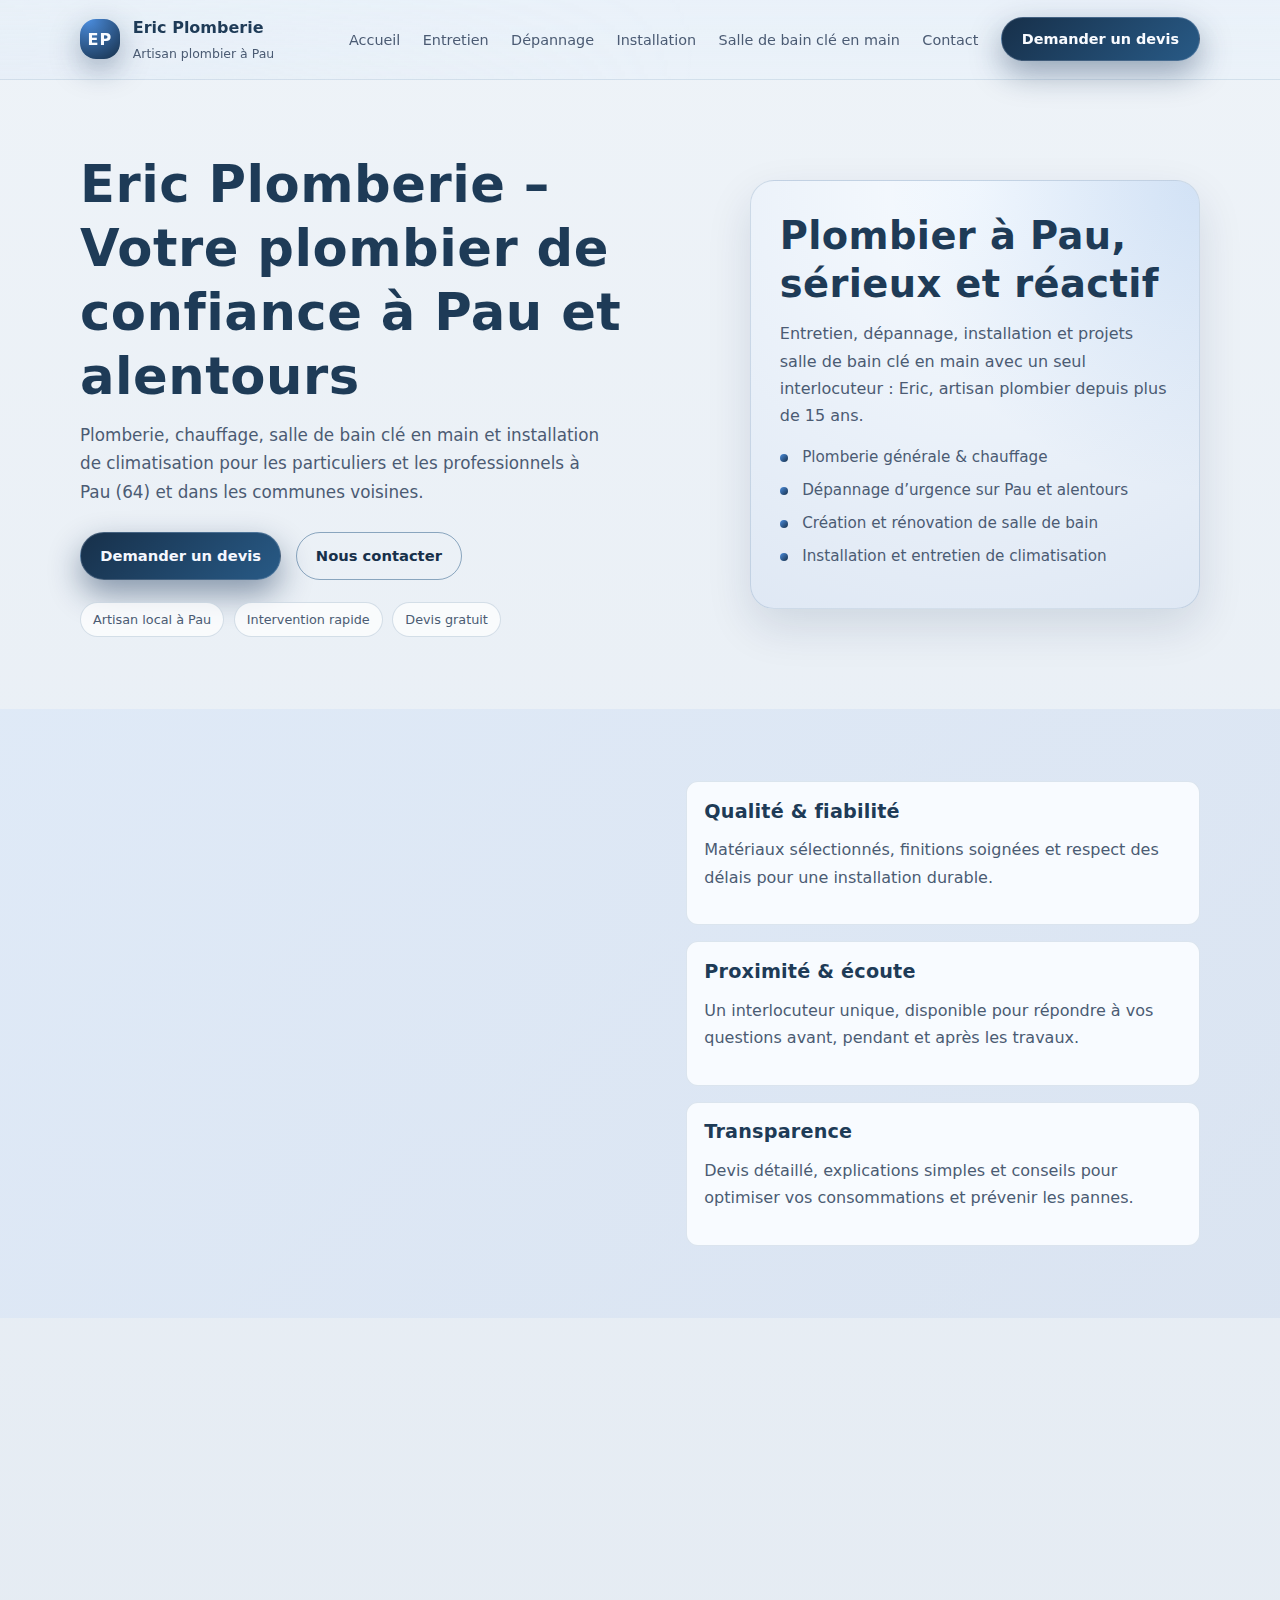
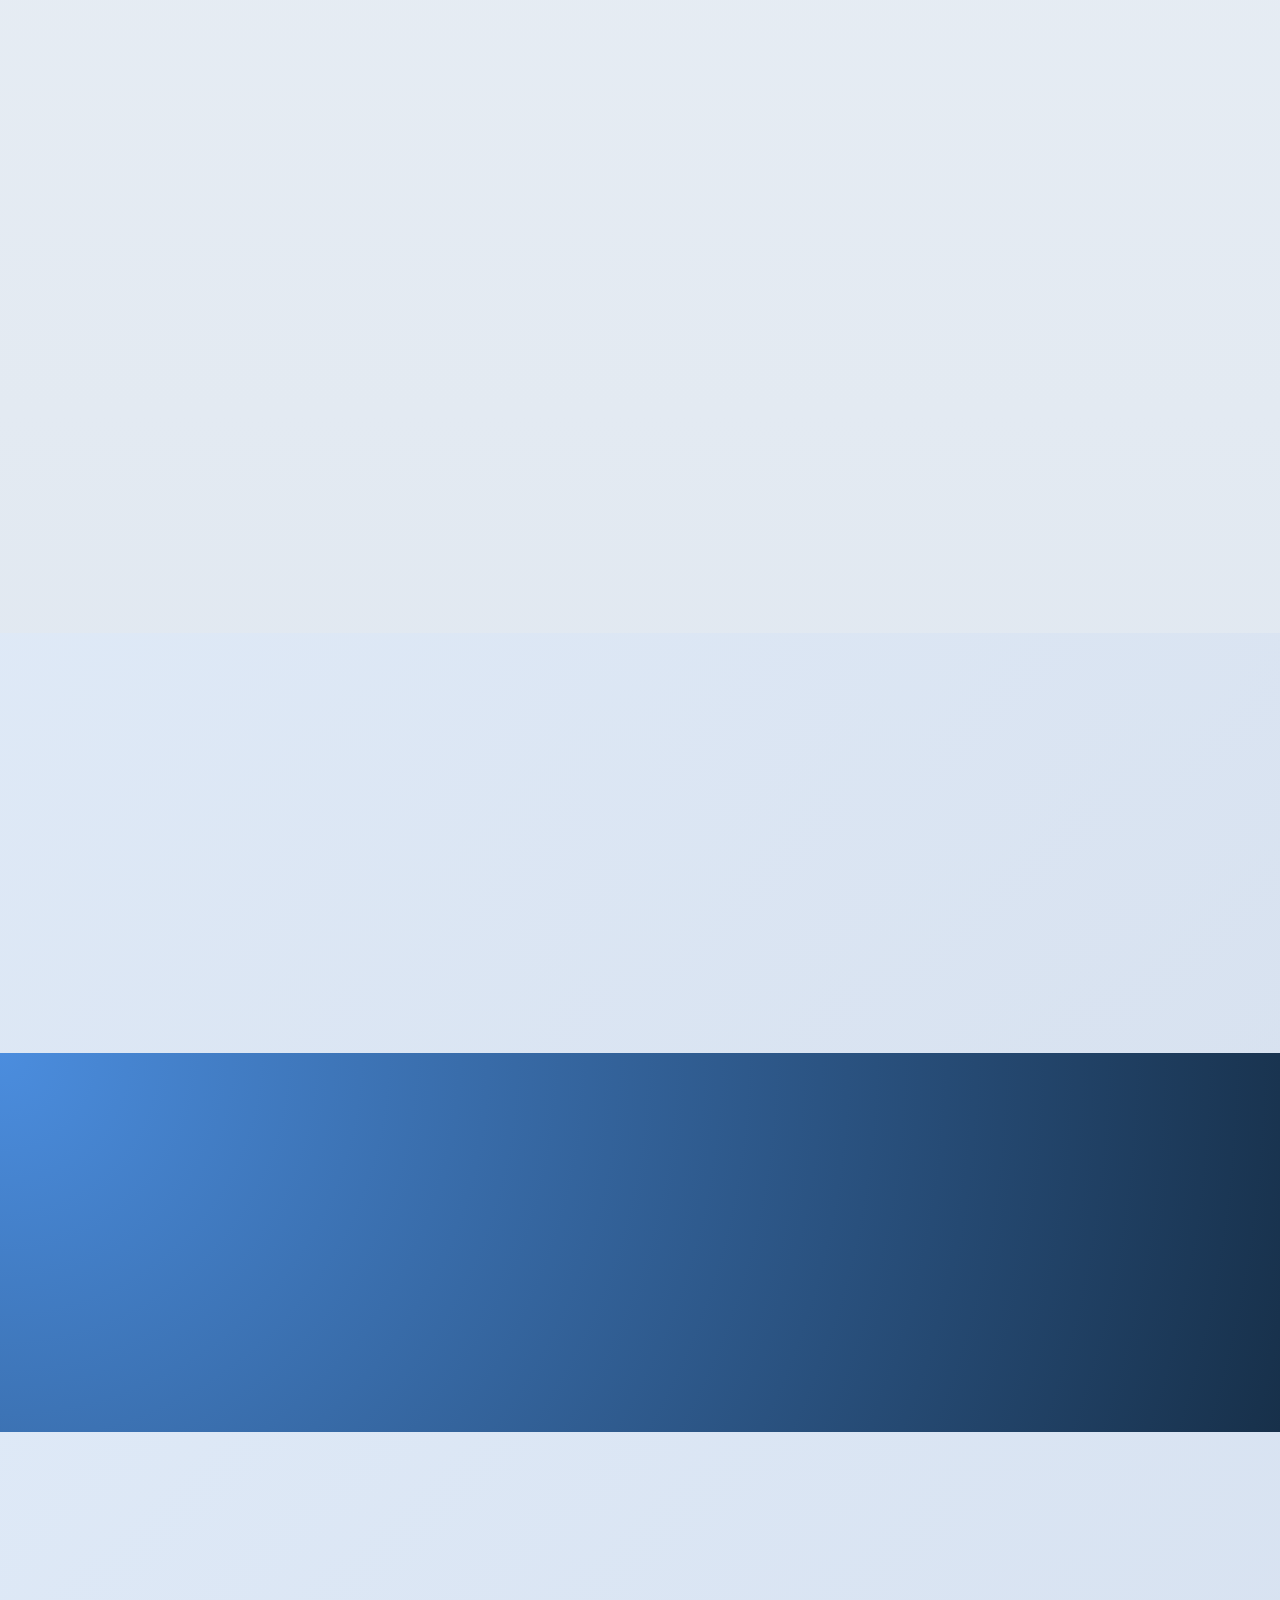
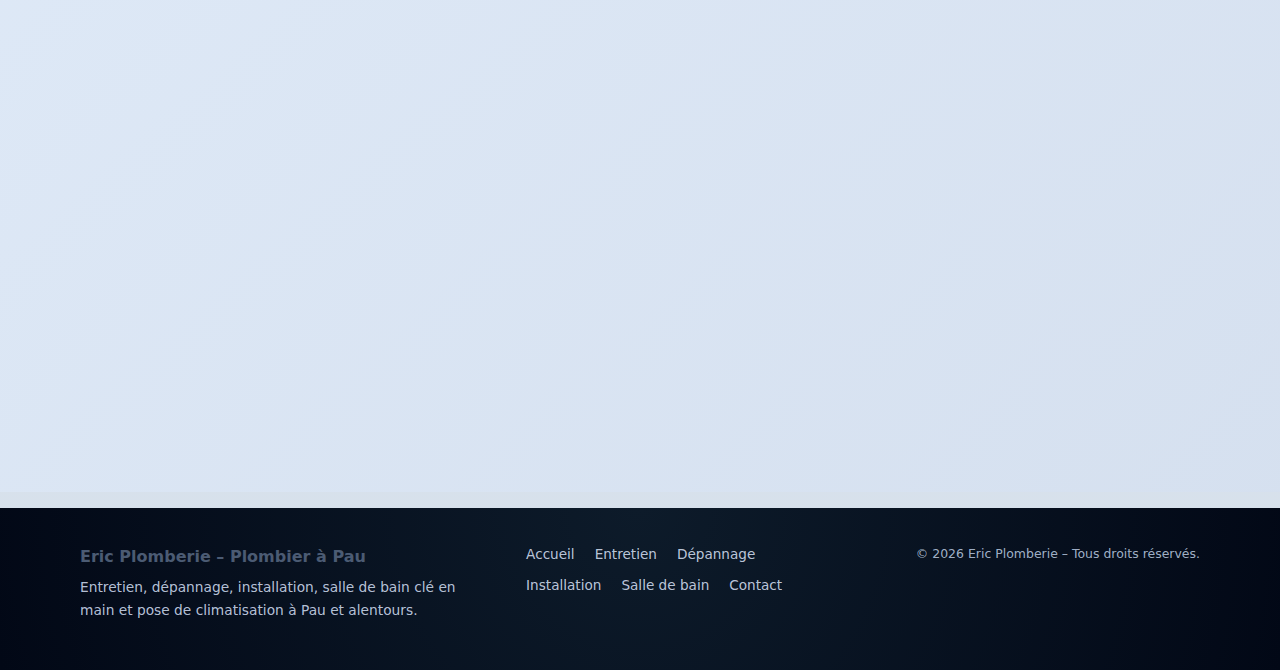
<file: index.html>
<!DOCTYPE html>
<html lang="fr">
  <head>
    <meta charset="UTF-8" />
    <meta
      name="viewport"
      content="width=device-width, initial-scale=1.0"
    />
    <title>Eric Plomberie ! | Plombier à Pau et alentours</title>
    <meta
      name="description"
      content="Eric Plomberie, artisan plombier à Pau et alentours : entretien, dépannage, installation, salle de bain clé en main et pose de climatisation. Devis gratuit et intervention rapide."
    />
    <meta
      name="keywords"
      content="plombier Pau, dépannage plomberie Pau, salle de bain clé en main Pau, installation clim Pau, chauffage Pau, ballon d'eau chaude Pau"
    />
    <link rel="stylesheet" href="./styles.css" />
  </head>
  <body>
    <header class="site-header">
      <div class="container header-content">
        <div class="logo-block">
          <div class="logo-mark">EP</div>
          <div class="logo-text">
            <span class="logo-title">Eric Plomberie</span>
            <span class="logo-subtitle">Artisan plombier à Pau</span>
          </div>
        </div>
        <nav class="main-nav">
          <button class="nav-toggle" aria-label="Ouvrir le menu">
            <span></span>
            <span></span>
          </button>
          <ul class="nav-links">
            <li><a href="#accueil">Accueil</a></li>
            <li><a href="entretien.html">Entretien</a></li>
            <li><a href="depannage.html">Dépannage</a></li>
            <li><a href="installation.html">Installation</a></li>
            <li><a href="salle-de-bain.html">Salle de bain clé en main</a></li>
            <li><a href="#contact">Contact</a></li>
          </ul>
          <a class="nav-cta" href="#contact">Demander un devis</a>
        </nav>
      </div>
    </header>

    <main>
      <!-- HERO / ACCUEIL -->
      <section id="accueil" class="hero section">
        <div class="container hero-grid">
          <div class="hero-text reveal">
            <h1>
              Eric Plomberie – Votre plombier de confiance à Pau et alentours
            </h1>
            <p class="hero-subtitle">
              Plomberie, chauffage, salle de bain clé en main et installation de
              climatisation pour les particuliers et les professionnels à Pau
              (64) et dans les communes voisines.
            </p>
            <div class="hero-cta-group">
              <a href="#contact" class="btn btn-primary">
                Demander un devis
              </a>
              <a href="tel:+33600000000" class="btn btn-outline">
                Nous contacter
              </a>
            </div>
            <div class="hero-badges">
              <span>Artisan local à Pau</span>
              <span>Intervention rapide</span>
              <span>Devis gratuit</span>
            </div>
          </div>
          <div class="hero-visual reveal">
            <div class="hero-card">
              <h2>Plombier à Pau, sérieux et réactif</h2>
              <p>
                Entretien, dépannage, installation et projets salle de bain clé
                en main avec un seul interlocuteur : Eric, artisan plombier
                depuis plus de 15 ans.
              </p>
              <ul class="hero-list">
                <li>Plomberie générale & chauffage</li>
                <li>Dépannage d’urgence sur Pau et alentours</li>
                <li>Création et rénovation de salle de bain</li>
                <li>Installation et entretien de climatisation</li>
              </ul>
            </div>
          </div>
        </div>
      </section>

      <!-- PRESENTATION / HISTOIRE -->
      <section class="section section-alt">
        <div class="container grid-2">
          <div class="reveal">
            <h2>Un artisan plombier de proximité à Pau</h2>
            <p>
              Derrière Eric Plomberie, il y a Eric, artisan plombier-chauffagiste
              établi à Pau. Après plusieurs années d’expérience en entreprise, il
              a choisi de créer sa propre structure pour proposer un service
              sérieux, humain et transparent.
            </p>
            <p>
              Chaque intervention est réalisée avec soin, comme si c’était pour
              sa propre maison : diagnostic clair, conseils adaptés, devis
              précis, sans mauvaise surprise.
            </p>
          </div>
          <div class="presentation-highlights reveal">
            <div class="highlight-card">
              <h3>Qualité & fiabilité</h3>
              <p>
                Matériaux sélectionnés, finitions soignées et respect des délais
                pour une installation durable.
              </p>
            </div>
            <div class="highlight-card">
              <h3>Proximité & écoute</h3>
              <p>
                Un interlocuteur unique, disponible pour répondre à vos
                questions avant, pendant et après les travaux.
              </p>
            </div>
            <div class="highlight-card">
              <h3>Transparence</h3>
              <p>
                Devis détaillé, explications simples et conseils pour optimiser
                vos consommations et prévenir les pannes.
              </p>
            </div>
          </div>
        </div>
      </section>

      <!-- SERVICES PRINCIPAUX -->
      <section class="section" aria-labelledby="services-title">
        <div class="container">
          <header class="section-header reveal">
            <h2 id="services-title">Les services d’Eric Plomberie</h2>
            <p>
              Un accompagnement complet en plomberie, chauffage, salle de bain et
              climatisation à Pau et alentours.
            </p>
          </header>
          <div class="services-grid">
            <article class="service-card reveal">
              <h3>Entretien</h3>
              <p>
                Entretien régulier de votre installation pour prévenir les
                fuites, pannes et surconsommations d’énergie.
              </p>
              <a href="entretien.html" class="service-link">Découvrir l’entretien</a>
            </article>
            <article class="service-card reveal">
              <h3>Dépannage</h3>
              <p>
                Intervention rapide en cas de fuite d’eau, canalisation bouchée,
                panne de chauffe-eau ou de chauffage.
              </p>
              <a href="depannage.html" class="service-link">Voir le dépannage</a>
            </article>
            <article class="service-card reveal">
              <h3>Installation</h3>
              <p>
                Création ou rénovation complète de votre réseau de plomberie,
                chauffage, ballon d’eau chaude et climatisation.
              </p>
              <a href="installation.html" class="service-link">
                En savoir plus sur l’installation
              </a>
            </article>
            <article class="service-card reveal">
              <h3>Salle de bain clé en main</h3>
              <p>
                Projet salle de bain de A à Z : conception, travaux, coordination
                des corps de métier, finitions haut de gamme.
              </p>
              <a href="salle-de-bain.html" class="service-link">
                Salle de bain clé en main
              </a>
            </article>
            <article class="service-card reveal">
              <h3>Climatisation</h3>
              <p>
                Pose, remplacement et entretien de climatisations pour un confort
                optimal été comme hiver.
              </p>
              <a href="#installation" class="service-link">
                Voir la pose de clim
              </a>
            </article>
          </div>
        </div>
      </section>

      <!-- ZONE D’INTERVENTION -->
      <section class="section section-alt">
        <div class="container zone-grid">
          <div class="reveal">
            <h2>Zone d’intervention autour de Pau</h2>
            <p>
              Eric intervient principalement à Pau et dans les communes
              avoisinantes : Billère, Jurançon, Lons, Bizanos, Lescar, Gelos et
              l’ensemble de l’agglomération paloise.
            </p>
            <p>
              Cette proximité permet des interventions rapides en dépannage et un
              suivi sérieux de vos chantiers d’installation ou de rénovation.
            </p>
          </div>
          <div class="zone-card reveal">
            <h3>Un plombier vraiment local</h3>
            <ul>
              <li>Basé à Pau (64)</li>
              <li>Interventions rapides en dépannage</li>
              <li>Suivi personnalisé des projets</li>
            </ul>
            <a href="#contact" class="btn btn-secondary">
              Planifier une intervention
            </a>
          </div>
        </div>
      </section>

      <!-- CTA GLOBAL -->
      <section class="section cta-section">
        <div class="container cta-inner reveal">
          <div>
            <h2>Besoin d’un plombier à Pau&nbsp;?</h2>
            <p>
              Un projet de salle de bain clé en main, une fuite, une installation
              de clim ou un entretien annuel à prévoir&nbsp;? Parlez-en
              directement avec Eric.
            </p>
          </div>
          <div class="cta-actions">
            <a href="tel:+33600000000" class="btn btn-primary">
              Appeler maintenant
            </a>
            <a href="#contact" class="btn btn-outline">
              Demander votre devis gratuit
            </a>
          </div>
        </div>
      </section>

      <!-- ONGLET : CONTACT -->
      <section id="contact" class="section contact-section">
        <div class="container contact-grid">
          <div class="contact-info reveal">
            <h2>Contact & devis gratuit</h2>
            <p>
              Expliquez votre besoin (dépannage, entretien, installation ou salle
              de bain clé en main) et Eric vous recontactera rapidement pour
              échanger sur votre projet.
            </p>
            <div class="contact-details">
              <p><strong>Téléphone :</strong> <a href="tel:+33600000000">06 00 00 00 00</a></p>
              <p><strong>Email :</strong> <a href="mailto:contact@eric-plomberie.fr">contact@eric-plomberie.fr</a></p>
              <p><strong>Zone d’intervention :</strong> Pau et communes alentours (Billère, Jurançon, Lons, Lescar, Bizanos, Gelos…)</p>
            </div>
          </div>
          <div class="contact-form-wrapper reveal">
            <form class="contact-form" action="#" method="post">
              <div class="form-row">
                <label for="name">Nom</label>
                <input
                  type="text"
                  id="name"
                  name="name"
                  placeholder="Votre nom"
                  required
                />
              </div>
              <div class="form-row">
                <label for="phone">Téléphone</label>
                <input
                  type="tel"
                  id="phone"
                  name="phone"
                  placeholder="Votre numéro de téléphone"
                  required
                />
              </div>
              <div class="form-row">
                <label for="email">Email</label>
                <input
                  type="email"
                  id="email"
                  name="email"
                  placeholder="Votre adresse email"
                />
              </div>
              <div class="form-row">
                <label for="message">Message</label>
                <textarea
                  id="message"
                  name="message"
                  rows="4"
                  placeholder="Expliquez votre besoin : entretien, dépannage, installation, salle de bain clé en main..."
                  required
                ></textarea>
              </div>
              <button type="submit" class="btn btn-primary btn-full">
                Demandez votre devis gratuit
              </button>
              <p class="form-note">
                Les informations transmises restent strictement confidentielles.
              </p>
            </form>
          </div>
        </div>
      </section>
    </main>

    <footer class="site-footer">
      <div class="container footer-grid">
        <div>
          <p class="footer-brand">Eric Plomberie – Plombier à Pau</p>
          <p class="footer-text">
            Entretien, dépannage, installation, salle de bain clé en main et pose
            de climatisation à Pau et alentours.
          </p>
        </div>
        <div class="footer-links">
          <a href="#accueil">Accueil</a>
          <a href="entretien.html">Entretien</a>
          <a href="depannage.html">Dépannage</a>
          <a href="installation.html">Installation</a>
          <a href="salle-de-bain.html">Salle de bain</a>
          <a href="#contact">Contact</a>
        </div>
        <div class="footer-meta">
          <p>© <span id="year"></span> Eric Plomberie – Tous droits réservés.</p>
        </div>
      </div>
    </footer>

    <script src="./script.js"></script>
  </body>
</html>
</file>
<file: styles.css>
:root {
  --blue-soft-bg: #e9f1f9; /* bleu très clair / fond principal */
  --blue-secondary-bg: #d2dce8; /* bleu-gris clair */
  --blue-deep: #1e3b57; /* bleu froid profond (titres) */
  --blue-navy: #285a86; /* bleu nautique (éléments interactifs) */
  --blue-royal: #17304a; /* bleu roi foncé (footer, CTA forts) */
  --text-main: #0f172a;
  --text-muted: #4b5b73;
  --border-soft: rgba(24, 55, 92, 0.12);
  --shadow-soft: 0 18px 45px rgba(10, 35, 70, 0.12);
  --radius-lg: 18px;
  --radius-md: 12px;
  --radius-pill: 999px;
  --transition-fast: 180ms ease-out;
  --transition-soft: 260ms cubic-bezier(0.22, 0.61, 0.36, 1);
}

*,
*::before,
*::after {
  box-sizing: border-box;
}

html {
  scroll-behavior: smooth;
}

body {
  margin: 0;
  font-family: system-ui, -apple-system, BlinkMacSystemFont, "SF Pro Text",
    "Segoe UI", sans-serif;
  color: var(--text-main);
  background: linear-gradient(180deg, #eef3f8 0%, #e3eaf2 52%, #d6e0eb 100%);
  line-height: 1.7;
  -webkit-font-smoothing: antialiased;
}


img {
  max-width: 100%;
  display: block;
}

a {
  color: inherit;
  text-decoration: none;
}

p {
  margin: 0 0 1rem;
  color: var(--text-muted);
}

h1,
h2,
h3,
h4 {
  margin: 0 0 0.8rem;
  line-height: 1.25;
  color: var(--blue-deep);
  letter-spacing: 0.01em;
}

h1 {
  font-size: clamp(2.4rem, 3vw + 1.5rem, 3.2rem);
  font-weight: 750;
}

h2 {
  font-size: clamp(1.9rem, 1.5vw + 1.2rem, 2.4rem);
  font-weight: 720;
}

h3 {
  font-size: 1.2rem;
  font-weight: 650;
}

.container {
  width: min(1120px, 100% - 2.5rem);
  margin: 0 auto;
}

.section {
  padding: 4.5rem 0;
}

.section-alt {
  background: linear-gradient(
    135deg,
    rgba(222, 233, 247, 0.92),
    rgba(213, 224, 240, 0.7)
  );
}

.section-header {
  text-align: left;
  margin-bottom: 2.5rem;
  max-width: 640px;
}

.section-header p {
  max-width: 560px;
}

.grid-2,
.hero-grid,
.detail-grid,
.zone-grid,
.contact-grid,
.footer-grid {
  display: grid;
  gap: 2.5rem;
}

.grid-2 {
  grid-template-columns: minmax(0, 1.1fr) minmax(0, 1fr);
  align-items: center;
}

/* HEADER / NAV */

.site-header {
  position: sticky;
  top: 0;
  z-index: 20;
  backdrop-filter: blur(18px);
  background: linear-gradient(
      to bottom,
      rgba(233, 241, 249, 0.92),
      rgba(233, 241, 249, 0.78)
    ),
    radial-gradient(circle at top left, rgba(210, 220, 232, 0.6), transparent 55%);
  border-bottom: 1px solid rgba(40, 90, 134, 0.12);
}

.header-content {
  display: flex;
  align-items: center;
  justify-content: space-between;
  padding: 0.9rem 0;
  gap: 1.5rem;
}

.logo-block {
  display: flex;
  align-items: center;
  gap: 0.8rem;
}

.logo-mark {
  width: 40px;
  height: 40px;
  border-radius: 16px;
  background: radial-gradient(circle at 20% 0%, #4b8dde, #17304a);
  color: #f9fbff;
  font-weight: 750;
  letter-spacing: 0.08em;
  display: flex;
  align-items: center;
  justify-content: center;
  box-shadow: 0 10px 30px rgba(12, 41, 78, 0.35);
}

.logo-text {
  display: flex;
  flex-direction: column;
  gap: 0.1rem;
}

.logo-title {
  font-weight: 700;
  font-size: 1rem;
  color: var(--blue-deep);
}

.logo-subtitle {
  font-size: 0.78rem;
  color: var(--text-muted);
}

.main-nav {
  display: flex;
  align-items: center;
  gap: 1.4rem;
}

.nav-links {
  list-style: none;
  display: flex;
  align-items: center;
  gap: 1.4rem;
  padding: 0;
  margin: 0;
}

.nav-links a {
  font-size: 0.9rem;
  color: var(--text-muted);
  padding: 0.3rem 0;
  position: relative;
  transition: color var(--transition-fast);
}

.nav-links a::after {
  content: "";
  position: absolute;
  left: 0;
  bottom: -0.2rem;
  width: 0;
  height: 2px;
  border-radius: 999px;
  background: linear-gradient(90deg, #4b8dde, #17304a);
  transition: width var(--transition-fast);
}

.nav-links a:hover {
  color: var(--blue-deep);
}

.nav-links a:hover::after {
  width: 100%;
}

.nav-cta {
  font-size: 0.9rem;
  padding: 0.55rem 1.25rem;
  border-radius: var(--radius-pill);
  background: linear-gradient(135deg, #17304a, #285a86);
  color: #f9fbff;
  font-weight: 600;
  box-shadow: 0 12px 32px rgba(12, 41, 78, 0.4);
  border: 1px solid rgba(180, 200, 230, 0.25);
  transform: translateY(0);
  transition: transform var(--transition-soft), box-shadow var(--transition-soft),
    background var(--transition-soft);
}

.nav-cta:hover {
  transform: translateY(-1px);
  box-shadow: 0 16px 40px rgba(12, 41, 78, 0.5);
  background: linear-gradient(135deg, #11253a, #244e74);
}

.nav-toggle {
  display: none;
  background: transparent;
  border: none;
  padding: 0.25rem;
  cursor: pointer;
}

.nav-toggle span {
  display: block;
  width: 22px;
  height: 2px;
  border-radius: 999px;
  background: var(--blue-deep);
  transition: transform var(--transition-fast), opacity var(--transition-fast),
    translate var(--transition-fast);
}

.nav-toggle span + span {
  margin-top: 5px;
}

/* HERO */

.hero {
  padding-top: 4.5rem;
}

.hero-grid {
  grid-template-columns: minmax(0, 1.4fr) minmax(0, 1fr);
  align-items: center;
}

.hero-subtitle {
  font-size: 1.05rem;
  max-width: 520px;
}

.hero-cta-group {
  margin-top: 1.6rem;
  display: flex;
  flex-wrap: wrap;
  gap: 0.9rem;
}

.hero-badges {
  margin-top: 1.4rem;
  display: flex;
  flex-wrap: wrap;
  gap: 0.6rem;
}

.hero-badges span {
  font-size: 0.8rem;
  padding: 0.35rem 0.75rem;
  border-radius: 999px;
  border: 1px solid rgba(40, 90, 134, 0.18);
  background: rgba(255, 255, 255, 0.7);
  color: var(--text-muted);
}

.hero-card {
  background: radial-gradient(circle at top, #f7fbff, #dfe8f4);
  border-radius: 24px;
  padding: 1.9rem 1.8rem;
  box-shadow: var(--shadow-soft);
  border: 1px solid rgba(40, 90, 134, 0.16);
  position: relative;
  overflow: hidden;
}

.hero-card::before {
  content: "";
  position: absolute;
  inset: 0;
  background: radial-gradient(
    circle at top right,
    rgba(75, 141, 222, 0.18),
    transparent 50%
  );
  opacity: 0.9;
  pointer-events: none;
}

.hero-card h2 {
  position: relative;
}

.hero-card p,
.hero-card ul {
  position: relative;
}

.hero-list {
  list-style: none;
  padding: 0;
  margin: 1rem 0 0;
}

.hero-list li {
  font-size: 0.95rem;
  color: var(--text-muted);
  padding-left: 1.4rem;
  position: relative;
  margin-bottom: 0.45rem;
}

.hero-list li::before {
  content: "";
  position: absolute;
  left: 0;
  top: 0.55rem;
  width: 8px;
  height: 8px;
  border-radius: 999px;
  background: linear-gradient(135deg, #4b8dde, #17304a);
}

/* SERVICES / CARDS */

.services-grid {
  display: grid;
  grid-template-columns: repeat(auto-fit, minmax(210px, 1fr));
  gap: 1.6rem;
}

.service-card {
  background: rgba(250, 252, 255, 0.96);
  border-radius: var(--radius-lg);
  padding: 1.4rem 1.3rem;
  border: 1px solid var(--border-soft);
  box-shadow: 0 14px 30px rgba(10, 30, 64, 0.06);
  transition: transform var(--transition-soft), box-shadow var(--transition-soft),
    border-color var(--transition-soft), background var(--transition-soft);
}

.service-card:hover {
  transform: translateY(-4px);
  box-shadow: 0 18px 40px rgba(10, 30, 64, 0.14);
  border-color: rgba(40, 90, 134, 0.28);
  background: #f7fbff;
}

.service-link {
  display: inline-flex;
  align-items: center;
  margin-top: 0.8rem;
  font-size: 0.85rem;
  color: var(--blue-navy);
  font-weight: 600;
  position: relative;
}

.service-link::after {
  content: "";
  width: 14px;
  height: 1.5px;
  background: var(--blue-navy);
  border-radius: 999px;
  margin-left: 0.35rem;
  transition: width var(--transition-fast), transform var(--transition-fast);
}

.service-link:hover::after {
  width: 20px;
  transform: translateX(2px);
}

/* PRESENTATION CARDS */

.presentation-highlights {
  display: grid;
  gap: 1rem;
}

.highlight-card {
  background: rgba(249, 252, 255, 0.96);
  border-radius: var(--radius-md);
  padding: 1.1rem 1.1rem;
  border: 1px solid rgba(40, 90, 134, 0.14);
}

/* ZONE INTERVENTION */

.zone-grid {
  grid-template-columns: minmax(0, 1.3fr) minmax(0, 1fr);
  align-items: center;
}

.zone-card {
  background: rgba(250, 252, 255, 0.98);
  border-radius: 20px;
  padding: 1.5rem 1.6rem;
  border: 1px solid rgba(40, 90, 134, 0.16);
  box-shadow: 0 16px 36px rgba(10, 35, 70, 0.12);
}

.zone-card ul {
  padding-left: 1.1rem;
  margin: 0 0 1.2rem;
  color: var(--text-muted);
}

.zone-card li {
  margin-bottom: 0.25rem;
}

/* CTA SECTION */

.cta-section {
  background: radial-gradient(circle at 0 0, #4b8dde, #17304a);
}

.cta-inner {
  display: flex;
  flex-wrap: wrap;
  align-items: center;
  justify-content: space-between;
  gap: 1.8rem;
  color: #f5f8ff;
}

.cta-inner h2 {
  color: #f5f8ff;
}

.cta-inner p {
  color: rgba(224, 234, 249, 0.92);
  max-width: 520px;
}

.cta-actions {
  display: flex;
  flex-wrap: wrap;
  gap: 0.9rem;
}

/* DETAIL SECTIONS */

.section-service-detail {
  scroll-margin-top: 90px;
}

.detail-grid {
  display: grid;
  grid-template-columns: repeat(auto-fit, minmax(240px, 1fr));
  gap: 1.5rem;
}

.detail-card {
  background: rgba(250, 252, 255, 0.98);
  border-radius: var(--radius-lg);
  padding: 1.35rem 1.3rem;
  border: 1px solid rgba(40, 90, 134, 0.14);
  box-shadow: 0 8px 24px rgba(10, 35, 70, 0.06);
}

.btn-full {
  width: 100%;
  text-align: center;
}

/* GALLERY / SLIDER */

.gallery-section {
  background: radial-gradient(
    circle at top left,
    rgba(233, 241, 249, 0.96),
    rgba(210, 220, 232, 0.8)
  );
}

.gallery-header {
  display: flex;
  flex-wrap: wrap;
  align-items: flex-end;
  justify-content: space-between;
  gap: 0.8rem 1.2rem;
  margin-bottom: 1.8rem;
}

.gallery-header p {
  max-width: 440px;
}

.ep-gallery-slider {
  position: relative;
}

.ep-gallery-swiper {
  padding-bottom: 2.7rem;
}

.ep-gallery-slide {
  position: relative;
  overflow: hidden;
  border-radius: 20px;
  background: #0b1726;
  box-shadow: 0 20px 46px rgba(8, 26, 56, 0.45);
}

.ep-gallery-slide img {
  width: 100%;
  height: 260px;
  object-fit: cover;
  display: block;
  transform: scale(1.02);
  transition: transform 900ms cubic-bezier(0.16, 1, 0.3, 1),
    filter 900ms cubic-bezier(0.16, 1, 0.3, 1);
  filter: saturate(1.05) contrast(1.05);
}

.swiper-slide-active .ep-gallery-slide img {
  transform: scale(1.05);
}

.ep-gallery-gradient {
  position: absolute;
  inset: auto 0 0 0;
  height: 55%;
  background: linear-gradient(
    to top,
    rgba(6, 15, 27, 0.95),
    rgba(6, 15, 27, 0.2)
  );
  pointer-events: none;
}

.ep-gallery-caption {
  position: absolute;
  inset: auto 1.1rem 1.1rem 1.1rem;
  color: #edf3ff;
}

.ep-gallery-caption-title {
  font-size: 0.98rem;
  font-weight: 650;
  letter-spacing: 0.02em;
  text-transform: uppercase;
  margin-bottom: 0.2rem;
}

.ep-gallery-caption-text {
  font-size: 0.86rem;
  color: rgba(219, 230, 250, 0.9);
}

.ep-gallery-meta {
  margin-top: 0.4rem;
  font-size: 0.78rem;
  color: rgba(180, 198, 228, 0.96);
}

.ep-gallery-meta span + span::before {
  content: "•";
  margin: 0 0.45rem;
  opacity: 0.7;
}

.ep-gallery-nav {
  position: absolute;
  right: 0;
  top: -3.1rem;
  display: inline-flex;
  align-items: center;
  gap: 0.4rem;
}

.ep-gallery-nav button {
  width: 34px;
  height: 34px;
  border-radius: 999px;
  border: 1px solid rgba(40, 90, 134, 0.5);
  background: rgba(239, 244, 252, 0.92);
  display: inline-flex;
  align-items: center;
  justify-content: center;
  cursor: pointer;
  padding: 0;
  transition: background var(--transition-fast),
    border-color var(--transition-fast), box-shadow var(--transition-fast),
    transform var(--transition-fast);
}

.ep-gallery-nav button::before {
  content: "";
  width: 9px;
  height: 9px;
  border-top: 2px solid var(--blue-royal);
  border-right: 2px solid var(--blue-royal);
  transform: rotate(45deg);
  display: block;
}

.ep-gallery-nav-prev::before {
  transform: rotate(-135deg);
}

.ep-gallery-nav button:hover {
  background: #fdfefe;
  border-color: rgba(23, 48, 74, 0.85);
  box-shadow: 0 12px 28px rgba(8, 24, 52, 0.4);
  transform: translateY(-1px);
}

.ep-gallery-nav button:disabled {
  opacity: 0.5;
  cursor: default;
  box-shadow: none;
}

.ep-gallery-pagination {
  position: absolute;
  left: 0;
  bottom: 0.8rem;
  width: 100%;
  display: flex;
  justify-content: center;
  gap: 0.4rem;
}

.ep-gallery-pagination .swiper-pagination-bullet {
  width: 7px;
  height: 7px;
  border-radius: 999px;
  background: rgba(200, 212, 233, 0.8);
  opacity: 1;
  transition: width 220ms var(--transition-fast),
    background 220ms var(--transition-fast), transform 220ms var(--transition-fast);
}

.ep-gallery-pagination .swiper-pagination-bullet-active {
  width: 18px;
  background: linear-gradient(135deg, #4b8dde, #17304a);
  transform: translateY(-1px);
}

/* CONTACT */

.contact-section {
  background: linear-gradient(
    135deg,
    rgba(222, 233, 247, 0.96),
    rgba(213, 224, 240, 0.82)
  );
}

.contact-grid {
  grid-template-columns: minmax(0, 1.1fr) minmax(0, 1.1fr);
  align-items: flex-start;
}

.contact-details p {
  margin-bottom: 0.45rem;
}

.contact-details a {
  color: var(--blue-navy);
  font-weight: 600;
}

.contact-form-wrapper {
  background: rgba(250, 252, 255, 0.98);
  border-radius: 22px;
  padding: 1.6rem 1.5rem;
  box-shadow: 0 18px 40px rgba(10, 35, 70, 0.18);
  border: 1px solid rgba(40, 90, 134, 0.16);
}

.contact-form .form-row {
  margin-bottom: 0.9rem;
}

.contact-form label {
  display: block;
  font-size: 0.86rem;
  font-weight: 600;
  color: var(--blue-deep);
  margin-bottom: 0.15rem;
}

.contact-form input,
.contact-form textarea {
  width: 100%;
  border-radius: 12px;
  border: 1px solid rgba(40, 90, 134, 0.2);
  padding: 0.65rem 0.75rem;
  font-family: inherit;
  font-size: 0.92rem;
  background: rgba(245, 249, 255, 0.96);
  transition: border-color var(--transition-fast),
    box-shadow var(--transition-fast), background var(--transition-fast);
}

.contact-form input:focus,
.contact-form textarea:focus {
  outline: none;
  border-color: rgba(75, 141, 222, 0.9);
  box-shadow: 0 0 0 1px rgba(75, 141, 222, 0.6),
    0 0 0 6px rgba(75, 141, 222, 0.15);
  background: #fdfefe;
}

.form-note {
  margin-top: 0.45rem;
  font-size: 0.78rem;
  color: var(--text-muted);
}

/* BUTTONS */

.btn {
  display: inline-flex;
  align-items: center;
  justify-content: center;
  gap: 0.4rem;
  padding: 0.65rem 1.2rem;
  border-radius: var(--radius-pill);
  border: 1px solid transparent;
  font-size: 0.92rem;
  font-weight: 600;
  cursor: pointer;
  transition: background var(--transition-soft), color var(--transition-soft),
    box-shadow var(--transition-soft), transform var(--transition-soft),
    border-color var(--transition-soft);
}

.btn-primary {
  background: linear-gradient(135deg, #17304a, #285a86);
  color: #f5f8ff;
  box-shadow: 0 14px 32px rgba(12, 41, 78, 0.45);
  border-color: rgba(193, 209, 233, 0.25);
}

.btn-primary:hover {
  background: linear-gradient(135deg, #11253a, #244e74);
  transform: translateY(-1px);
  box-shadow: 0 18px 42px rgba(12, 41, 78, 0.55);
}

.btn-secondary {
  background: rgba(23, 48, 74, 0.04);
  color: var(--blue-royal);
  border-color: rgba(36, 80, 126, 0.3);
}

.btn-secondary:hover {
  background: rgba(23, 48, 74, 0.08);
}

.btn-outline {
  background: transparent;
  border-color: rgba(40, 90, 134, 0.5);
  color: var(--blue-royal);
}

.btn-outline:hover {
  background: rgba(249, 252, 255, 0.96);
  box-shadow: 0 12px 30px rgba(10, 35, 70, 0.16);
}

/* FOOTER */

.site-footer {
  background: radial-gradient(circle at top, #0d1b2a, #020816);
  color: rgba(226, 233, 246, 0.9);
  padding: 2.2rem 0 2rem;
  margin-top: 1rem;
}

.footer-grid {
  grid-template-columns: minmax(0, 2fr) minmax(0, 1.5fr) minmax(0, 1.6fr);
  align-items: flex-start;
  gap: 2rem;
}

.footer-brand {
  font-weight: 650;
  margin-bottom: 0.35rem;
}

.footer-text {
  font-size: 0.86rem;
  color: rgba(204, 216, 236, 0.9);
}

.footer-links {
  display: flex;
  flex-wrap: wrap;
  gap: 0.5rem 1.25rem;
  font-size: 0.85rem;
}

.footer-links a {
  color: rgba(209, 220, 238, 0.9);
  position: relative;
}

.footer-links a::after {
  content: "";
  position: absolute;
  left: 0;
  bottom: -0.18rem;
  width: 0;
  height: 1px;
  border-radius: 999px;
  background: rgba(228, 237, 252, 0.9);
  transition: width var(--transition-fast);
}

.footer-links a:hover::after {
  width: 100%;
}

.footer-meta p {
  font-size: 0.78rem;
  color: rgba(180, 196, 220, 0.9);
  text-align: right;
}

/* ANIMATIONS / REVEAL */

.reveal {
  opacity: 0;
  transform: translateY(18px);
  transition: opacity 480ms var(--transition-soft),
    transform 520ms var(--transition-soft);
}

.reveal.is-visible {
  opacity: 1;
  transform: translateY(0);
}

/* RESPONSIVE */

@media (max-width: 960px) {
  .header-content {
    padding: 0.75rem 0;
  }

  .hero-grid,
  .grid-2,
  .zone-grid,
  .contact-grid,
  .footer-grid {
    grid-template-columns: minmax(0, 1fr);
  }

  .hero {
    padding-top: 3.5rem;
  }

  .cta-inner {
    flex-direction: column;
    align-items: flex-start;
  }

  .footer-meta p {
    text-align: left;
  }
}

@media (max-width: 800px) {
  .main-nav {
    gap: 0.8rem;
  }

  .nav-toggle {
    display: block;
  }

  .nav-links {
    position: absolute;
    right: 0.9rem;
    top: 3.1rem;
    flex-direction: column;
    align-items: flex-start;
    padding: 0.8rem 0.9rem;
    border-radius: 16px;
    background: rgba(233, 241, 249, 0.98);
    box-shadow: 0 18px 40px rgba(13, 37, 77, 0.25);
    border: 1px solid rgba(40, 90, 134, 0.18);
    min-width: 210px;
    transform-origin: top right;
    transform: scale(0.96);
    opacity: 0;
    pointer-events: none;
    transition: opacity var(--transition-fast), transform var(--transition-fast);
  }

  .nav-links li {
    width: 100%;
  }

  .nav-links a {
    display: block;
    width: 100%;
    padding: 0.35rem 0.1rem;
  }

  .nav-links.open {
    opacity: 1;
    transform: scale(1);
    pointer-events: auto;
  }

  .nav-cta {
    display: none;
  }
}

@media (max-width: 640px) {
  .container {
    width: min(100% - 1.8rem, 640px);
  }

  .section {
    padding: 3rem 0;
  }

  .hero-cta-group {
    flex-direction: column;
    align-items: stretch;
  }

  .hero-badges span {
    font-size: 0.78rem;
  }

  .hero-card {
    margin-top: 1.5rem;
  }

  .cta-inner {
    gap: 1.3rem;
  }

  .cta-actions {
    width: 100%;
  }

  .cta-actions .btn {
    flex: 1 0 auto;
    justify-content: center;
  }
}
</file>
